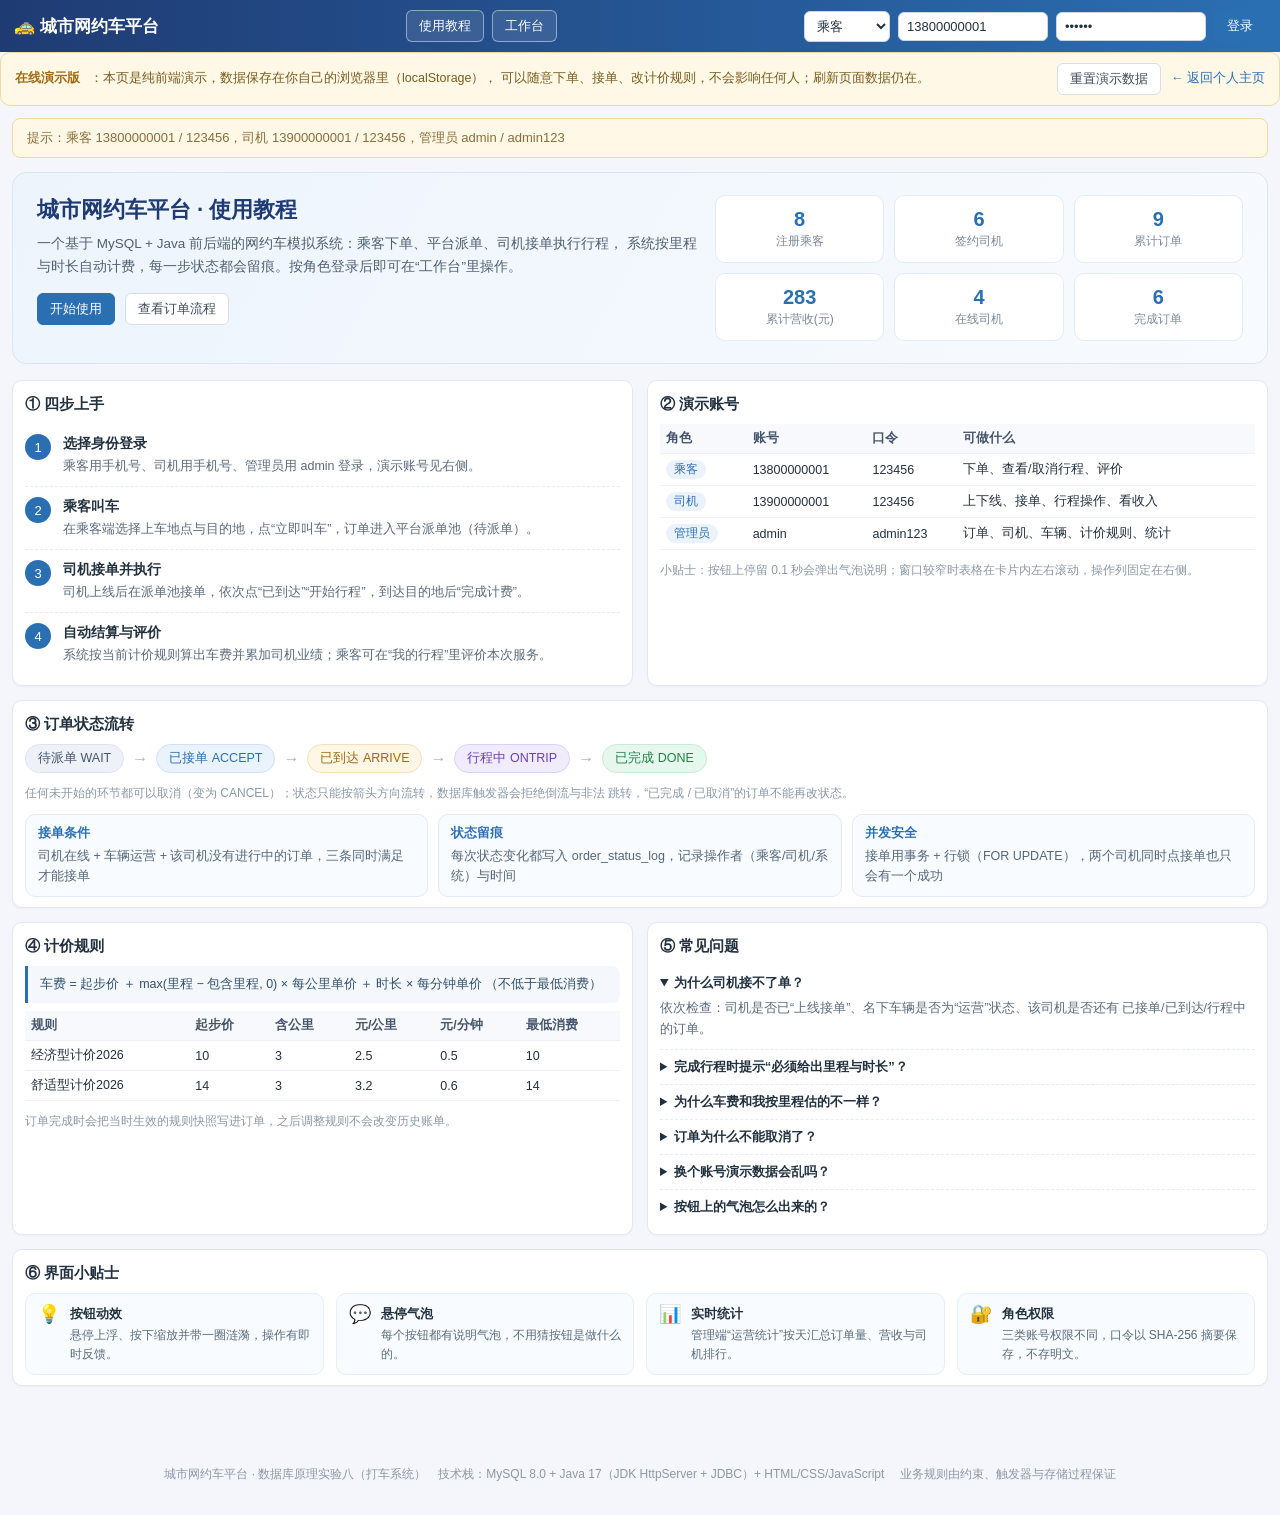
<file: taxi/index.html>
<!DOCTYPE html>
<html lang="zh-CN">
<head>
  <meta charset="UTF-8">
  <title>城市网约车平台（在线演示） · 李沛业</title>
  <link rel="stylesheet" href="style.css">
</head>
<body>
<header>
  <div class="brand">🚕 城市网约车平台 <small>数据库原理 · 实验八（打车系统）</small></div>
  <nav class="nav">
    <button class="ghost" data-tip="查看系统概览、操作流程、计价规则与常见问题" onclick="showPanel('guide')">使用教程</button>
    <button class="ghost" data-tip="回到当前账号的工作台（需先登录）" onclick="backToWork()">工作台</button>
  </nav>
  <div class="loginbar" id="loginbar">
    <select id="role" data-tip="选择登录身份：乘客 / 司机 / 管理员">
      <option value="乘客">乘客</option>
      <option value="司机">司机</option>
      <option value="管理员">管理员</option>
    </select>
    <input id="account" placeholder="手机号 / admin" value="13800000001"
           data-tip="乘客和司机用注册手机号，管理员用 admin">
    <input id="pwd" type="password" placeholder="口令" value="123456"
           data-tip="乘客/司机初始口令 123456；管理员 admin123">
    <button class="primary" data-tip="乘客/司机用手机号+口令登录，管理员用 admin / admin123" onclick="login()">登录</button>
  </div>
  <div class="who" id="who" style="display:none">
    <span id="whoText"></span>
    <button class="ghost" data-tip="退出当前账号" onclick="logout()">退出</button>
  </div>
</header>

<div class="demo-banner">
  <b>在线演示版</b>：本页是纯前端演示，数据保存在你自己的浏览器里（localStorage），
  可以随意下单、接单、改计价规则，不会影响任何人；刷新页面数据仍在。
  <button class="ghost" data-tip="清空浏览器里的演示数据，恢复初始示例数据"
          onclick="resetDemo()">重置演示数据</button>
  <a class="ghost link" href="../">← 返回个人主页</a>
</div>
<main>
  <div id="tip" class="tip">提示：乘客 13800000001 / 123456，司机 13900000001 / 123456，管理员 admin / admin123</div>

  <!-- ======================= 使用教程 ======================= -->
  <section id="panel-guide" class="panel">
    <div class="hero">
      <div class="hero-text">
        <h1>城市网约车平台 · 使用教程</h1>
        <p class="hero-sub">一个基于 MySQL + Java 前后端的网约车模拟系统：乘客下单、平台派单、司机接单执行行程，
          系统按里程与时长自动计费，每一步状态都会留痕。按角色登录后即可在“工作台”里操作。</p>
        <div class="hero-actions">
          <button class="primary" data-tip="用下方的演示账号登录后进入工作台"
                  onclick="focusLogin()">开始使用</button>
          <button class="ghost" data-tip="跳到订单状态流转说明" onclick="jumpTo('flowCard')">查看订单流程</button>
        </div>
      </div>
      <ul class="kpis">
        <li><b id="kpiPassengers">–</b><span>注册乘客</span></li>
        <li><b id="kpiDrivers">–</b><span>签约司机</span></li>
        <li><b id="kpiOrders">–</b><span>累计订单</span></li>
        <li><b id="kpiRevenue">–</b><span>累计营收(元)</span></li>
        <li><b id="kpiOnline">–</b><span>在线司机</span></li>
        <li><b id="kpiDone">–</b><span>完成订单</span></li>
      </ul>
    </div>

    <div class="grid2">
      <div class="card" id="startCard">
        <h3>① 四步上手</h3>
        <ol class="steps">
          <li><span class="dot">1</span>
            <div><b>选择身份登录</b><p>乘客用手机号、司机用手机号、管理员用 admin 登录，演示账号见右侧。</p></div></li>
          <li><span class="dot">2</span>
            <div><b>乘客叫车</b><p>在乘客端选择上车地点与目的地，点“立即叫车”，订单进入平台派单池（待派单）。</p></div></li>
          <li><span class="dot">3</span>
            <div><b>司机接单并执行</b><p>司机上线后在派单池接单，依次点“已到达”“开始行程”，到达目的地后“完成计费”。</p></div></li>
          <li><span class="dot">4</span>
            <div><b>自动结算与评价</b><p>系统按当前计价规则算出车费并累加司机业绩；乘客可在“我的行程”里评价本次服务。</p></div></li>
        </ol>
      </div>

      <div class="card" id="accountCard">
        <h3>② 演示账号</h3>
        <table class="mini">
          <thead><tr><th>角色</th><th>账号</th><th>口令</th><th>可做什么</th></tr></thead>
          <tbody>
            <tr><td><span class="badge">乘客</span></td><td>13800000001</td><td>123456</td><td>下单、查看/取消行程、评价</td></tr>
            <tr><td><span class="badge">司机</span></td><td>13900000001</td><td>123456</td><td>上下线、接单、行程操作、看收入</td></tr>
            <tr><td><span class="badge">管理员</span></td><td>admin</td><td>admin123</td><td>订单、司机、车辆、计价规则、统计</td></tr>
          </tbody>
        </table>
        <p class="muted">小贴士：按钮上停留 0.1 秒会弹出气泡说明；窗口较窄时表格在卡片内左右滚动，操作列固定在右侧。</p>
      </div>
    </div>

    <div class="card" id="flowCard">
      <h3>③ 订单状态流转</h3>
      <div class="flow">
        <span class="chip wait" data-tip="乘客刚下单，等待司机接单">待派单 WAIT</span>
        <i>→</i>
        <span class="chip accept" data-tip="司机已接单，正在前往上车点">已接单 ACCEPT</span>
        <i>→</i>
        <span class="chip arrive" data-tip="司机已到达上车点">已到达 ARRIVE</span>
        <i>→</i>
        <span class="chip trip" data-tip="乘客已上车，开始计时计程">行程中 ONTRIP</span>
        <i>→</i>
        <span class="chip done" data-tip="到达目的地，系统按规则自动结算">已完成 DONE</span>
      </div>
      <p class="muted">任何未开始的环节都可以取消（变为 CANCEL）；状态只能按箭头方向流转，数据库触发器会拒绝倒流与非法
        跳转，“已完成 / 已取消”的订单不能再改状态。</p>
      <div class="rules">
        <div class="rule"><b>接单条件</b><span>司机在线 + 车辆运营 + 该司机没有进行中的订单，三条同时满足才能接单</span></div>
        <div class="rule"><b>状态留痕</b><span>每次状态变化都写入 order_status_log，记录操作者（乘客/司机/系统）与时间</span></div>
        <div class="rule"><b>并发安全</b><span>接单用事务 + 行锁（FOR UPDATE），两个司机同时点接单也只会有一个成功</span></div>
      </div>
    </div>

    <div class="grid2">
      <div class="card" id="fareCard">
        <h3>④ 计价规则</h3>
        <p class="formula">车费 = 起步价 ＋ max(里程 − 包含里程, 0) × 每公里单价 ＋ 时长 × 每分钟单价
          （不低于最低消费）</p>
        <table class="mini" id="fareTable">
          <thead><tr><th>规则</th><th>起步价</th><th>含公里</th><th>元/公里</th><th>元/分钟</th><th>最低消费</th></tr></thead>
          <tbody><tr><td colspan="6" class="muted">加载中…</td></tr></tbody>
        </table>
        <p class="muted">订单完成时会把当时生效的规则快照写进订单，之后调整规则不会改变历史账单。</p>
      </div>

      <div class="card" id="faqCard">
        <h3>⑤ 常见问题</h3>
        <details open><summary>为什么司机接不了单？</summary>
          <p>依次检查：司机是否已“上线接单”、名下车辆是否为“运营”状态、该司机是否还有 已接单/已到达/行程中 的订单。</p></details>
        <details><summary>完成行程时提示“必须给出里程与时长”？</summary>
          <p>计费需要里程（公里）与时长（分钟）两个输入，请先在“我的行程”上方填写，再点“完成计费”。</p></details>
        <details><summary>为什么车费和我按里程估的不一样？</summary>
          <p>车费包含时长费与起步价，并且有最低消费；具体公式见左侧“计价规则”，实际取当前生效的那一条规则。</p></details>
        <details><summary>订单为什么不能取消了？</summary>
          <p>只有待派单、已接单、已到达的订单可以取消；行程中、已完成、已取消的订单不能再改。</p></details>
        <details><summary>换个账号演示数据会乱吗？</summary>
          <p>不会。乘客只能看到自己的订单，司机只能看到派单池与自己的行程，管理员看到全部，数据范围由视图与账号权限控制。</p></details>
        <details><summary>按钮上的气泡怎么出来的？</summary>
          <p>鼠标在按钮上停留约 0.1 秒即弹出；键盘 Tab 聚焦也会显示，空间不足时气泡自动翻到按钮下方。</p></details>
      </div>
    </div>

    <div class="card">
      <h3>⑥ 界面小贴士</h3>
      <div class="tips-grid">
        <div class="tipitem"><span class="ico">💡</span><div><b>按钮动效</b><p>悬停上浮、按下缩放并带一圈涟漪，操作有即时反馈。</p></div></div>
        <div class="tipitem"><span class="ico">💬</span><div><b>悬停气泡</b><p>每个按钮都有说明气泡，不用猜按钮是做什么的。</p></div></div>
        <div class="tipitem"><span class="ico">📊</span><div><b>实时统计</b><p>管理端“运营统计”按天汇总订单量、营收与司机排行。</p></div></div>
        <div class="tipitem"><span class="ico">🔐</span><div><b>角色权限</b><p>三类账号权限不同，口令以 SHA-256 摘要保存，不存明文。</p></div></div>
      </div>
    </div>
  </section>

  <!-- ===================== 乘客端 ===================== -->
  <section id="panel-passenger" class="panel" style="display:none">
    <h2>乘客端</h2>
    <div class="card">
      <div class="row">
        <label>上车地点</label>
        <select id="origin"></select>
        <label>目的地</label>
        <select id="dest"></select>
        <button class="primary" data-tip="提交出行需求，进入平台派单池" onclick="createOrder()">立即叫车</button>
        <span class="muted" id="pBalance"></span>
      </div>
    </div>
    <div class="card">
      <h3>我的行程 <button class="ghost" data-tip="重新从数据库读取最新状态" onclick="loadPassengerOrders()">刷新</button></h3>
      <table id="pOrders"><thead></thead><tbody></tbody></table>
    </div>
  </section>

  <!-- ===================== 司机端 ===================== -->
  <section id="panel-driver" class="panel" style="display:none">
    <h2>司机端</h2>
    <div class="card">
      <div class="row">
        <span id="dInfo" class="strong"></span>
        <button class="primary" data-tip="上线后进入派单池，可以接单" onclick="setOnline(1)">上线接单</button>
        <button class="ghost" data-tip="收车后不再接收新订单" onclick="setOnline(0)">收车下线</button>
        <button class="ghost" data-tip="刷新司机信息、派单池与收入" onclick="loadDriver()">刷新</button>
      </div>
    </div>
    <div class="card">
      <h3>平台派单池</h3>
      <table id="waitOrders"><thead></thead><tbody></tbody></table>
    </div>
    <div class="card">
      <h3>我的行程</h3>
      <div class="row">
        <label>里程(km)</label><input id="km" value="8.5" style="width:80px">
        <label>时长(min)</label><input id="minutes" value="22" style="width:80px">
        <span class="muted">选中行程后：到达 → 开始 → 完成计费</span>
      </div>
      <table id="dOrders"><thead></thead><tbody></tbody></table>
    </div>
    <div class="card">
      <h3>我的收入</h3>
      <table id="income"><thead></thead><tbody></tbody></table>
    </div>
  </section>

  <!-- ===================== 管理端 ===================== -->
  <section id="panel-admin" class="panel" style="display:none">
    <h2>管理端</h2>
    <div class="tabs">
      <button class="tab active" onclick="adminTab('orders', this)">订单管理</button>
      <button class="tab" onclick="adminTab('stats', this)">运营统计</button>
      <button class="tab" onclick="adminTab('drivers', this)">司机管理</button>
      <button class="tab" onclick="adminTab('vehicles', this)">车辆管理</button>
      <button class="tab" onclick="adminTab('rules', this)">计价规则</button>
    </div>

    <div id="admin-orders" class="card">
      <div class="row">
        <select id="statusFilter" data-tip="按订单状态过滤列表">
          <option>全部</option><option>待派单</option><option>已接单</option>
          <option>已到达</option><option>行程中</option><option>已完成</option><option>已取消</option>
        </select>
        <button class="primary" data-tip="按订单状态筛选（全部/待派单/已接单…）" onclick="loadAdminOrders()">筛选</button>
        <span class="muted">选中“待派单/已接单/已到达”的订单可以由平台取消</span>
      </div>
      <table id="adminOrders"><thead></thead><tbody></tbody></table>
    </div>

    <div id="admin-stats" class="card" style="display:none">
      <h3>每日运营统计</h3>
      <table id="daily"><thead></thead><tbody></tbody></table>
      <h3>司机业绩排行</h3>
      <table id="rank"><thead></thead><tbody></tbody></table>
    </div>

    <div id="admin-drivers" class="card" style="display:none">
      <div class="row">
        <input id="ndName" placeholder="姓名" value="王师傅" style="width:100px">
        <input id="ndPhone" placeholder="手机号" value="13900000099" style="width:130px">
        <input id="ndLicense" placeholder="驾驶证号" value="610100199001019999" style="width:190px">
        <button class="primary" data-tip="新车默认口令 123456，状态正常、未上线" onclick="addDriver()">新增司机</button>
      </div>
      <table id="drivers"><thead></thead><tbody></tbody></table>
    </div>

    <div id="admin-vehicles" class="card" style="display:none">
      <div class="row">
        <input id="nvPlate" placeholder="车牌号" value="陕A10009" style="width:110px">
        <input id="nvModel" placeholder="车型" value="比亚迪 海豚" style="width:140px">
        <input id="nvDriver" placeholder="所属司机ID" value="1" style="width:100px">
        <button class="primary" data-tip="车辆默认 4 座经济型，运营状态为正常" onclick="addVehicle()">新增车辆</button>
      </div>
      <table id="vehicles"><thead></thead><tbody></tbody></table>
    </div>

    <div id="admin-rules" class="card" style="display:none">
      <div class="row">
        <input id="nrName" placeholder="规则名称" value="夜间计价2026" style="width:140px">
        <input id="nrBase" placeholder="起步价" value="12" style="width:80px">
        <input id="nrKm" placeholder="含公里" value="3" style="width:80px">
        <input id="nrPerKm" placeholder="元/公里" value="3" style="width:80px">
        <input id="nrPerMin" placeholder="元/分钟" value="0.6" style="width:90px">
        <input id="nrMin" placeholder="最低消费" value="12" style="width:90px">
        <button class="primary" data-tip="新规则立即生效，订单完成时按当前规则计费" onclick="addRule()">新增规则</button>
      </div>
      <table id="rules"><thead></thead><tbody></tbody></table>
    </div>
  </section>
</main>

<footer>
  城市网约车平台 · 数据库原理实验八（打车系统）　技术栈：MySQL 8.0 + Java 17（JDK HttpServer + JDBC）+ HTML/CSS/JavaScript　
  业务规则由约束、触发器与存储过程保证
</footer>

<script src="mock.js"></script>
<script src="app.js"></script>
</body>
</html>
</file>
<file: taxi/style.css>
* { box-sizing: border-box; }
body {
  margin: 0;
  font-family: "Microsoft YaHei", "Segoe UI", sans-serif;
  background: #f4f6fb;
  color: #22313f;
}
header {
  display: flex;
  align-items: center;
  justify-content: space-between;
  gap: 16px;
  padding: 12px 24px;
  background: linear-gradient(90deg, #1f3b73, #2b6fb3);
  color: #fff;
  flex-wrap: wrap;
}
.brand { font-size: 20px; font-weight: 700; }
.brand small { font-size: 12px; font-weight: 400; opacity: .85; margin-left: 8px; }
.loginbar, .who { display: flex; align-items: center; gap: 8px; }
input, select {
  padding: 6px 8px;
  border: 1px solid #ccd6e0;
  border-radius: 6px;
  font-size: 13px;
  background: #fff;
  color: #22313f;
}
button {
  padding: 6px 12px;
  border-radius: 6px;
  border: 1px solid #2b6fb3;
  background: #fff;
  color: #2b6fb3;
  cursor: pointer;
  font-size: 13px;
}
button.primary { background: #2b6fb3; color: #fff; }
button.ghost { border-color: #d7dee8; color: #3d4b5c; }
button:hover { opacity: .9; }
main { max-width: 1240px; margin: 18px auto 60px; padding: 0 18px; }
.tip {
  background: #fff8e6;
  border: 1px solid #f0d9a8;
  color: #8a6d3b;
  padding: 10px 14px;
  border-radius: 8px;
  font-size: 13px;
  margin-bottom: 14px;
}
.panel h2 { font-size: 18px; margin: 12px 0 10px; }
.card {
  background: #fff;
  border: 1px solid #e3e8f0;
  border-radius: 10px;
  padding: 14px 16px;
  margin-bottom: 14px;
  box-shadow: 0 1px 2px rgba(20, 40, 80, .04);
}
.card h3 { font-size: 15px; margin: 4px 0 10px; display: flex; align-items: center; gap: 10px; }
.row { display: flex; align-items: center; gap: 10px; flex-wrap: wrap; margin-bottom: 8px; }
.row label { font-size: 13px; color: #56636f; }
.muted { color: #8b98a6; font-size: 12px; }
.strong { font-weight: 700; color: #1f3b73; }
table { width: 100%; border-collapse: collapse; font-size: 13px; }
th, td { border-bottom: 1px solid #eef1f6; padding: 7px 8px; text-align: left; }
th { background: #f7f9fc; color: #44546a; font-weight: 600; white-space: nowrap; }
tbody tr:hover { background: #f9fbfe; }
td.actions button { padding: 3px 8px; font-size: 12px; margin-right: 4px; }
.tabs { display: flex; gap: 6px; margin-bottom: 10px; flex-wrap: wrap; }
.tab { background: #eef2f8; border-color: #dbe3ee; }
.tab.active { background: #2b6fb3; color: #fff; border-color: #2b6fb3; }
.badge {
  display: inline-block;
  padding: 1px 8px;
  border-radius: 10px;
  font-size: 12px;
  background: #eaf2fb;
  color: #2b6fb3;
}
.badge.done { background: #e8f7ee; color: #1e8449; }
.badge.cancel { background: #fdecec; color: #c0392b; }

/* 操作列固定在右侧，窗口较窄时也不会被裁掉 */
td.actions, th.actions { position: sticky; right: 0; background: #fff; box-shadow: -6px 0 8px rgba(20,40,80,.06); }
th.actions { background: #f7f9fc; }
@media (max-width: 1500px) {
  table { font-size: 12.5px; }
  th, td { padding: 6px 6px; }
}

/* 窄窗口下表格在卡片内部横向滚动，页面本身不产生横向滚动条 */
main { max-width: none; width: auto; }
.card { overflow-x: auto; }
header { flex-wrap: wrap; }

@media (max-width: 1280px) {
  header { padding: 10px 14px; }
  .brand { font-size: 17px; }
  .brand small { display: none; }
  .loginbar select { width: 86px; }
  .loginbar input { width: 150px; }
  main { padding: 0 12px; margin-top: 12px; }
  .card { padding: 10px 12px; }
  table { font-size: 12px; }
  th, td { padding: 5px 6px; }
  .row { gap: 8px; }
}

/* ================= 按钮交互效果 + 悬停气泡 ================= */
button { position: relative; overflow: hidden; transition: transform .12s ease,
         box-shadow .16s ease, background .16s ease, color .16s ease; }
button:hover { transform: translateY(-1px); box-shadow: 0 4px 12px rgba(43,111,179,.22); }
button:active { transform: translateY(0) scale(.96); box-shadow: 0 1px 3px rgba(43,111,179,.35); }
button.primary:hover { background: #3a86cf; border-color: #3a86cf; }
button.ghost:hover { background: #eef4fb; }
button:focus-visible { outline: 2px solid #7fb3e0; outline-offset: 2px; }
.card { transition: box-shadow .2s ease, transform .2s ease; }
.card:hover { box-shadow: 0 6px 18px rgba(20,40,80,.09); }
.badge { transition: transform .15s ease; }
tbody tr:hover .badge { transform: scale(1.06); }

/* 点击涟漪 */
.ripple { position: absolute; border-radius: 50%; transform: scale(0);
          background: rgba(255,255,255,.55); pointer-events: none;
          animation: rippleGo .5s ease-out forwards; }
button.ghost .ripple, button:not(.primary) .ripple { background: rgba(43,111,179,.22); }
@keyframes rippleGo { to { transform: scale(2.6); opacity: 0; } }

/* 悬停气泡提示（JS 定位，挂到 body 上，避免被表格裁剪） */
#tooltip {
  position: fixed; z-index: 9999; max-width: 280px; padding: 7px 11px;
  border-radius: 7px; background: rgba(26,38,56,.96); color: #fff;
  font-size: 12.5px; line-height: 1.5; pointer-events: none;
  opacity: 0; transform: translateY(5px) scale(.98);
  transition: opacity .16s ease, transform .16s ease;
  box-shadow: 0 6px 18px rgba(10,25,45,.28); white-space: nowrap;
}
#tooltip.show { opacity: 1; transform: translateY(0) scale(1); }
#tooltip::after {
  content: ""; position: absolute; left: var(--arrow-x, 50%); bottom: -5px;
  width: 10px; height: 10px; background: rgba(26,38,56,.96);
  transform: translateX(-50%) rotate(45deg); border-radius: 2px;
}
#tooltip.below::after { bottom: auto; top: -5px; }

/* ================= 使用教程页 ================= */
.nav { display: flex; gap: 8px; }
.nav button { border-color: rgba(255,255,255,.45); color: #fff; background: rgba(255,255,255,.10); }
.nav button:hover { background: rgba(255,255,255,.22); box-shadow: 0 4px 12px rgba(0,0,0,.18); }
.hero { display: grid; grid-template-columns: 1.25fr 1fr; gap: 18px; align-items: stretch;
        background: linear-gradient(120deg, #eef4fc, #f7fbff);
        border: 1px solid #dbe6f4; border-radius: 14px; padding: 22px 24px; margin-bottom: 16px; }
.hero h1 { margin: 0 0 8px; font-size: 22px; color: #1f3b73; }
.hero-sub { margin: 0 0 14px; color: #4f6072; line-height: 1.7; font-size: 13.5px; }
.hero-actions { display: flex; gap: 10px; flex-wrap: wrap; }
.kpis { list-style: none; margin: 0; padding: 0; display: grid; grid-template-columns: repeat(3, 1fr); gap: 10px; }
.kpis li { background: #fff; border: 1px solid #e3ebf6; border-radius: 10px; padding: 12px 10px;
           text-align: center; transition: transform .15s ease, box-shadow .15s ease; }
.kpis li:hover { transform: translateY(-2px); box-shadow: 0 6px 16px rgba(43,111,179,.14); }
.kpis b { display: block; font-size: 20px; color: #2b6fb3; }
.kpis span { font-size: 12px; color: #7b8a99; }
.grid2 { display: grid; grid-template-columns: 1fr 1fr; gap: 14px; }
@media (max-width: 1100px) { .hero, .grid2 { grid-template-columns: 1fr; } }

.steps { list-style: none; margin: 0; padding: 0; }
.steps li { display: flex; gap: 12px; padding: 10px 0; border-bottom: 1px dashed #e6edf6; }
.steps li:last-child { border-bottom: 0; }
.steps .dot { width: 26px; height: 26px; flex: 0 0 26px; border-radius: 50%; background: #2b6fb3;
              color: #fff; font-size: 13px; display: flex; align-items: center; justify-content: center; }
.steps b { font-size: 13.5px; color: #22313f; }
.steps p { margin: 3px 0 0; font-size: 12.5px; color: #5a6b7c; line-height: 1.6; }

.flow { display: flex; align-items: center; gap: 8px; flex-wrap: wrap; margin: 6px 0 10px; }
.flow i { color: #9fb3c8; font-style: normal; }
.chip { padding: 5px 12px; border-radius: 999px; font-size: 12.5px; border: 1px solid transparent;
        cursor: default; transition: transform .15s ease, box-shadow .15s ease; }
.chip:hover { transform: translateY(-2px); box-shadow: 0 4px 10px rgba(43,111,179,.18); }
.chip.wait { background: #eef2f8; color: #44546a; border-color: #dbe3ee; }
.chip.accept { background: #eaf2fb; color: #2b6fb3; border-color: #cfe1f5; }
.chip.arrive { background: #fff6e5; color: #a06a12; border-color: #f3e0b8; }
.chip.trip { background: #f1ecfb; color: #6c3fb5; border-color: #ded0f5; }
.chip.done { background: #e8f7ee; color: #1e8449; border-color: #c8ebd6; }

.rules { display: grid; grid-template-columns: repeat(3, 1fr); gap: 10px; margin-top: 10px; }
@media (max-width: 1100px) { .rules { grid-template-columns: 1fr; } }
.rule { background: #f8fbff; border: 1px solid #e3ebf6; border-radius: 10px; padding: 10px 12px; }
.rule b { display: block; font-size: 12.5px; color: #2b6fb3; margin-bottom: 4px; }
.rule span { font-size: 12.5px; color: #55677a; line-height: 1.6; }

.formula { background: #f4f8fd; border-left: 3px solid #2b6fb3; padding: 8px 12px; border-radius: 0 8px 8px 0;
           font-size: 12.5px; color: #33506b; line-height: 1.7; margin: 0 0 8px; }
table.mini { font-size: 12.5px; }
table.mini td, table.mini th { padding: 6px 6px; }
details { border-bottom: 1px dashed #e6edf6; padding: 8px 0; }
details:last-of-type { border-bottom: 0; }
summary { cursor: pointer; font-size: 13px; color: #22313f; font-weight: 600; }
summary:hover { color: #2b6fb3; }
details p { margin: 6px 0 0; font-size: 12.5px; color: #5a6b7c; line-height: 1.7; }

.tips-grid { display: grid; grid-template-columns: repeat(4, 1fr); gap: 12px; }
@media (max-width: 1100px) { .tips-grid { grid-template-columns: repeat(2, 1fr); } }
.tipitem { display: flex; gap: 10px; background: #f8fbff; border: 1px solid #e6eef8; border-radius: 10px;
           padding: 10px 12px; transition: transform .15s ease, box-shadow .15s ease; }
.tipitem:hover { transform: translateY(-2px); box-shadow: 0 6px 16px rgba(43,111,179,.12); }
.tipitem .ico { font-size: 18px; line-height: 1.2; }
.tipitem b { font-size: 12.5px; }
.tipitem p { margin: 3px 0 0; font-size: 12px; color: #5a6b7c; line-height: 1.6; }
footer { text-align: center; color: #8b98a6; font-size: 12px; padding: 18px 10px 30px; line-height: 1.8; }

.demo-banner { background: #fff8e6; border: 1px solid #f0d9a8; color: #7a5c1e; border-radius: 10px;
  padding: 10px 14px; font-size: 12.5px; line-height: 1.7; margin-bottom: 12px;
  display: flex; align-items: center; gap: 10px; flex-wrap: wrap; }
.demo-banner b { color: #a06a12; }
.demo-banner button { margin-left: auto; }
.demo-banner a.link { color: #2b6fb3; text-decoration: none; font-size: 12.5px; }
</file>
